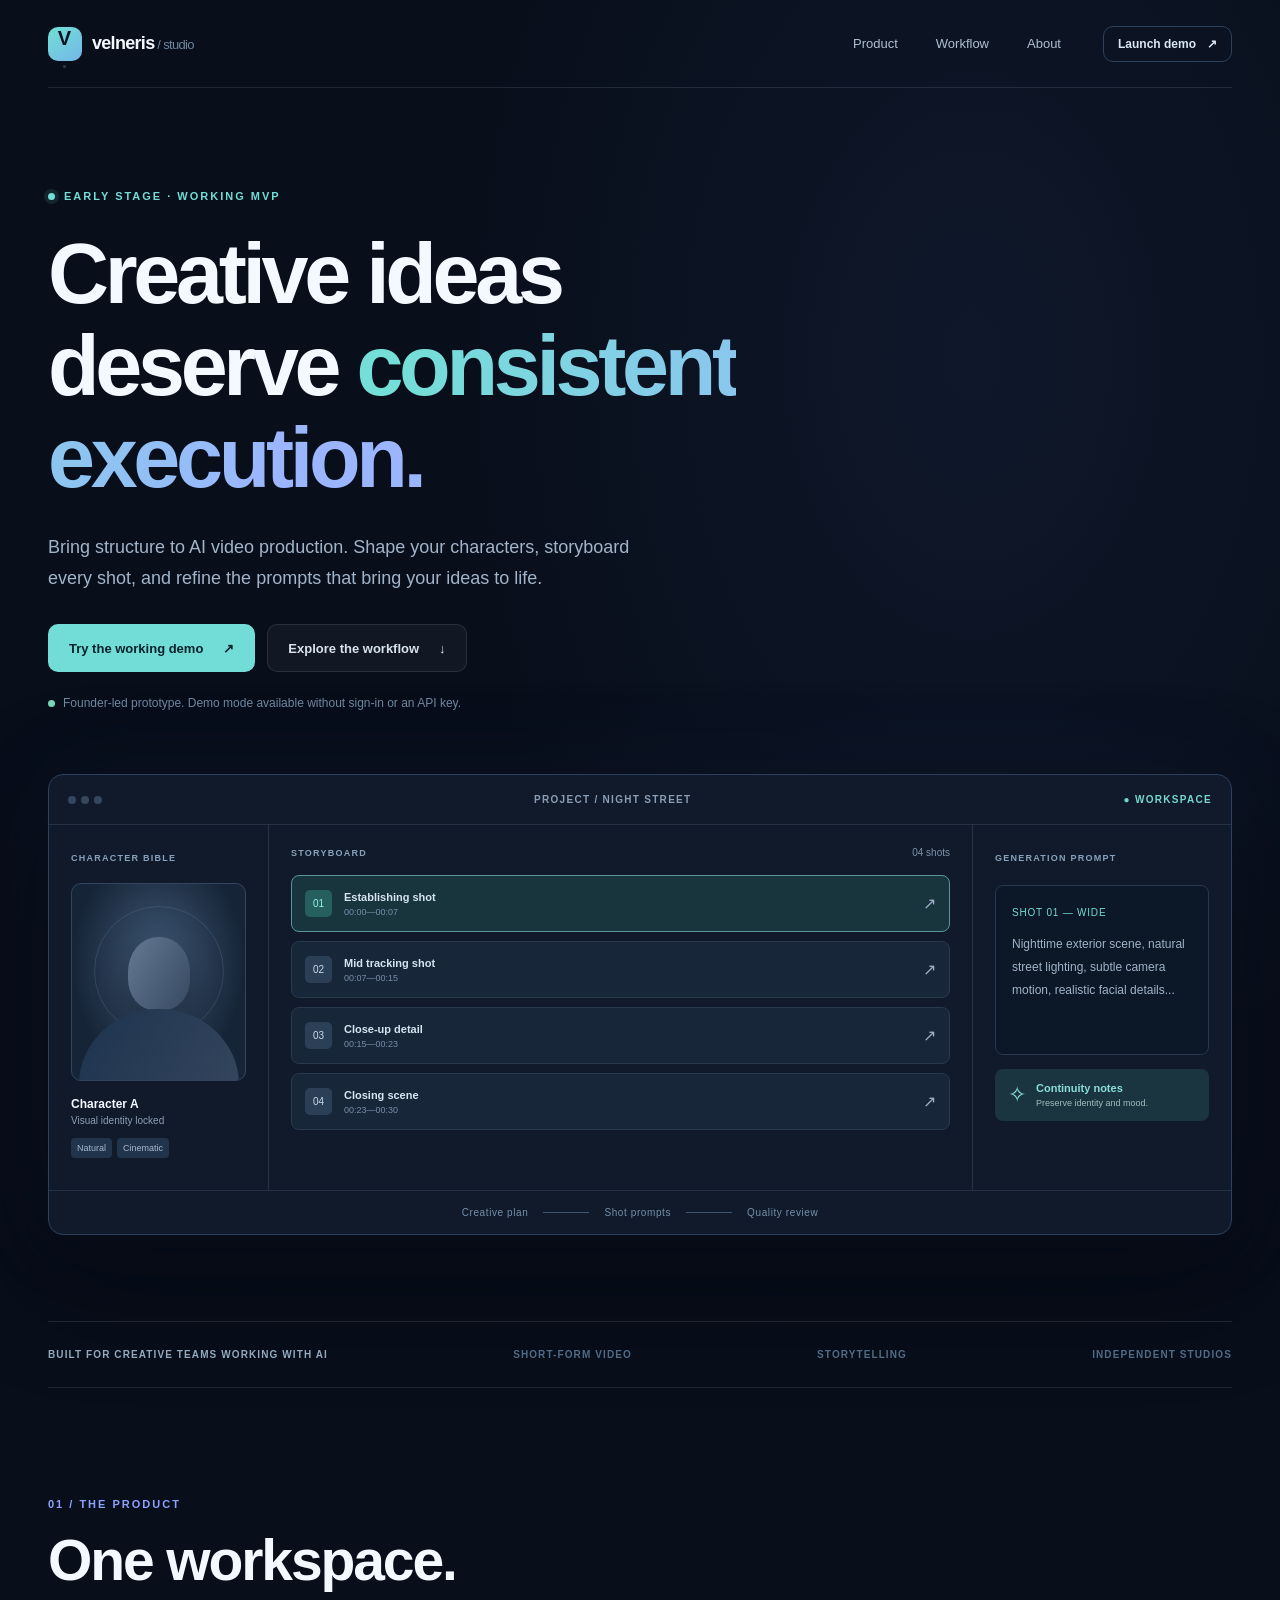
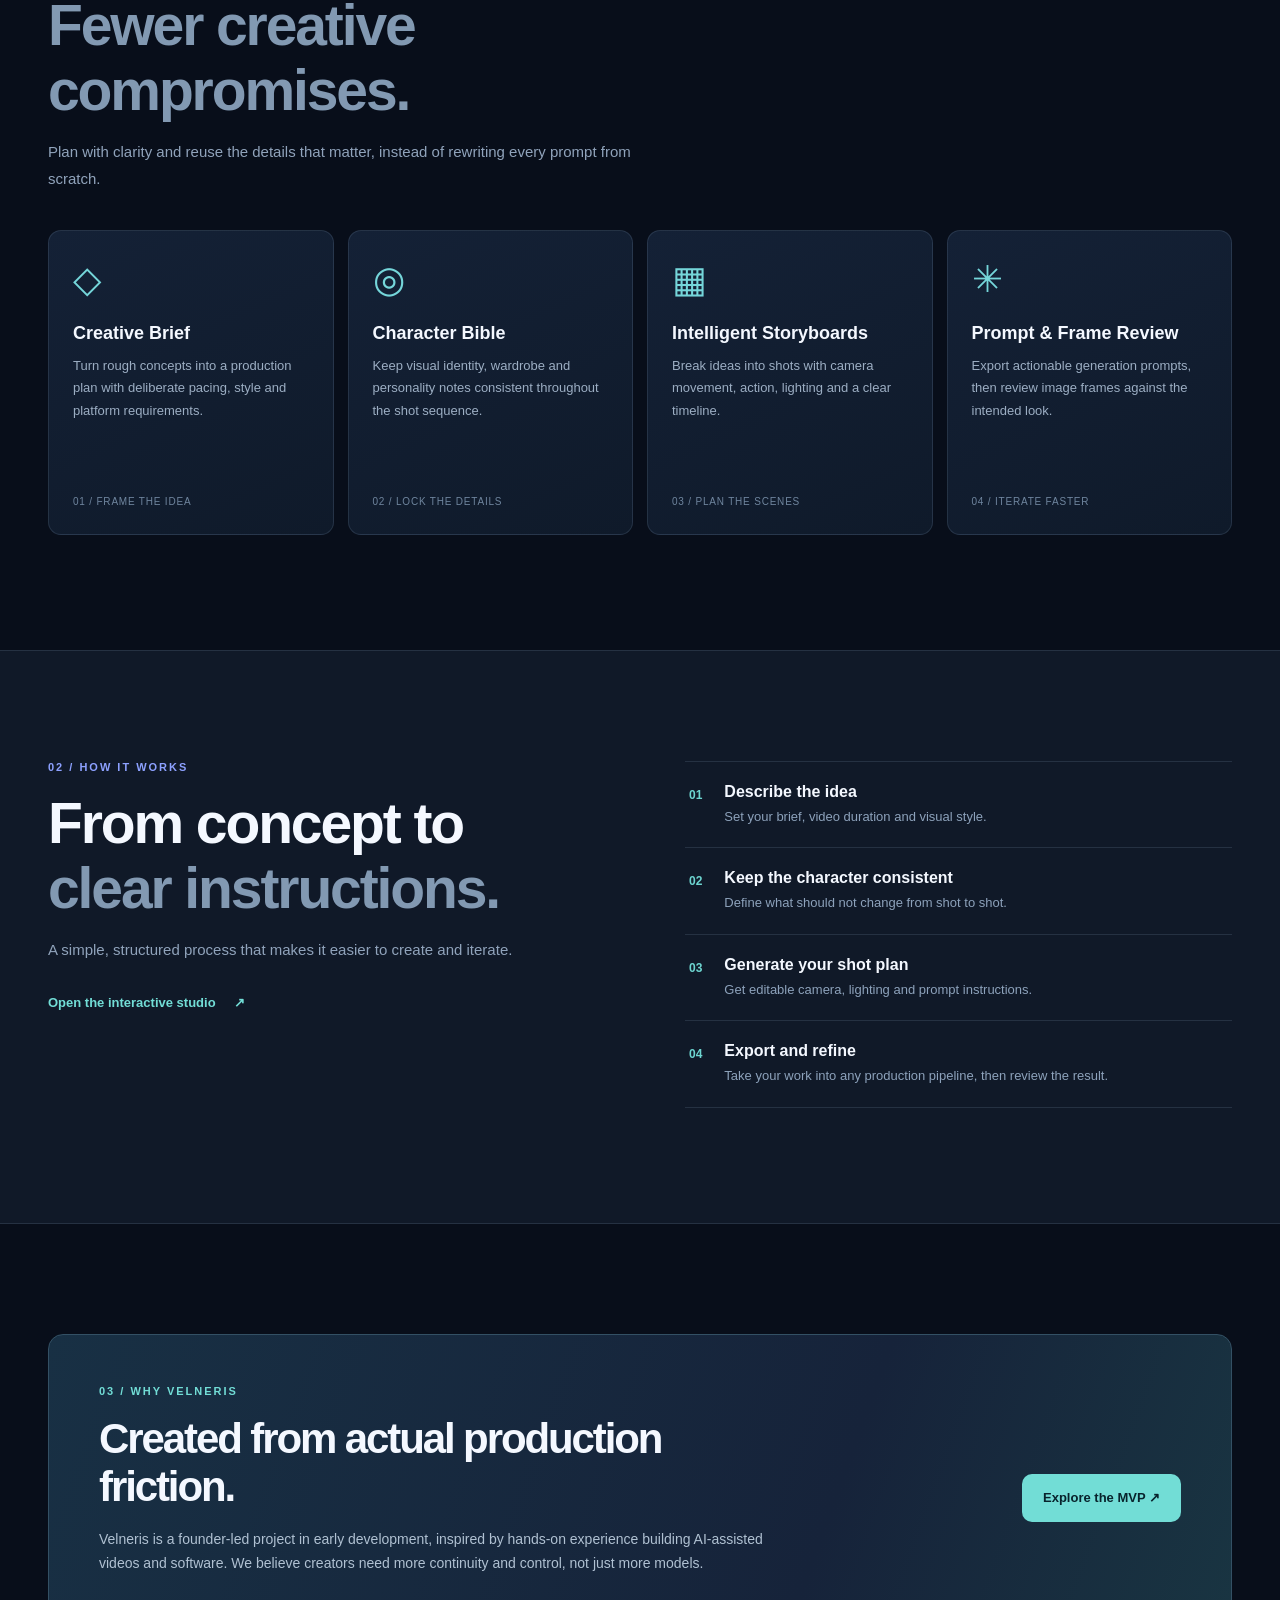
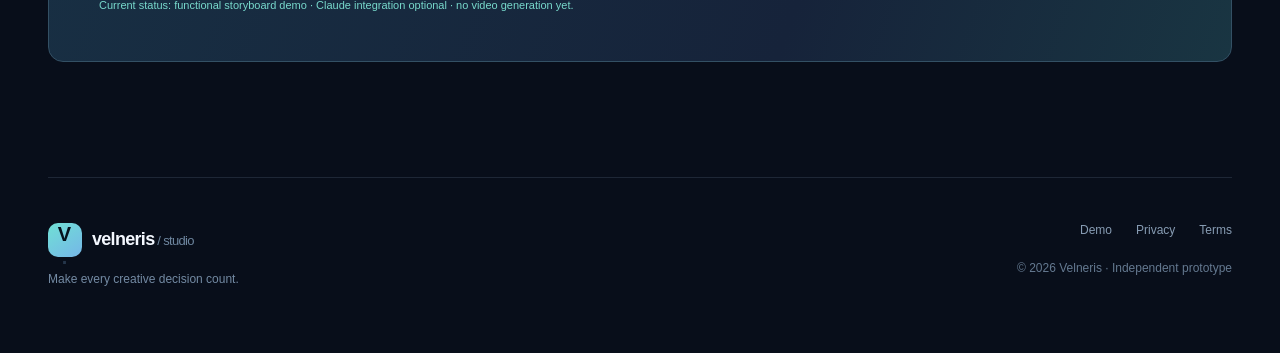
<file: index.html>
<!doctype html>
<html lang="en"><head><meta charset="utf-8"><meta name="viewport" content="width=device-width, initial-scale=1"><meta name="description" content="Velneris Studio is an early-stage creative production workspace for AI video creators. Build character bibles, shot plans and repeatable workflows."><title>Velneris — Creative ideas deserve consistent execution.</title><link rel="stylesheet" href="/styles.css"><link rel="icon" type="image/svg+xml" href="/favicon.svg"></head>
<body>
  <div class="site-shell">
    <header class="site-header container">
      <a href="/" class="brand" aria-label="Velneris home"><span class="brand-mark">V<span class="brand-dot">.</span></span><span>velneris<span class="brand-suffix"> / studio</span></span></a>
      <nav aria-label="Main menu"><a href="#product">Product</a><a href="#workflow">Workflow</a><a href="#about">About</a></nav>
      <a class="btn btn-outline btn-small" href="/studio">Launch demo <span aria-hidden="true">↗</span></a>
    </header>
    <main>
      <section class="hero container">
        <div class="hero-copy">
          <div class="eyebrow"><span class="pulse"></span> EARLY STAGE · WORKING MVP</div>
          <h1>Creative ideas deserve <span class="gradient-type">consistent execution.</span></h1>
          <p>Bring structure to AI video production. Shape your characters, storyboard every shot, and refine the prompts that bring your ideas to life.</p>
          <div class="hero-ctas"><a class="btn btn-primary" href="/studio">Try the working demo <span>↗</span></a><a class="btn btn-secondary" href="#workflow">Explore the workflow <span>↓</span></a></div>
          <div class="hero-footnote"><span class="status-pin"></span> Founder-led prototype. Demo mode available without sign-in or an API key.</div>
        </div>
        <div class="hero-preview" aria-label="Conceptual project workspace illustration">
          <div class="preview-top"><span class="window-dots"><i></i><i></i><i></i></span><span>PROJECT / NIGHT STREET</span><span class="preview-active">● WORKSPACE</span></div>
          <div class="preview-inner">
            <div class="preview-left"><span class="mini-kicker">CHARACTER BIBLE</span><div class="portrait-art"><div class="art-halo"></div><div class="art-head"></div><div class="art-body"></div></div><strong>Character A</strong><small>Visual identity locked</small><div class="mini-pills"><span>Natural</span><span>Cinematic</span></div></div>
            <div class="preview-center"><div class="preview-section-head"><span class="mini-kicker">STORYBOARD</span><span>04 shots</span></div><div class="shot-mini active"><span class="shot-mini-num">01</span><div><strong>Establishing shot</strong><small>00:00—00:07</small></div><span>↗</span></div><div class="shot-mini"><span class="shot-mini-num">02</span><div><strong>Mid tracking shot</strong><small>00:07—00:15</small></div><span>↗</span></div><div class="shot-mini"><span class="shot-mini-num">03</span><div><strong>Close-up detail</strong><small>00:15—00:23</small></div><span>↗</span></div><div class="shot-mini"><span class="shot-mini-num">04</span><div><strong>Closing scene</strong><small>00:23—00:30</small></div><span>↗</span></div></div>
            <div class="preview-right"><span class="mini-kicker">GENERATION PROMPT</span><div class="fake-code"><span>SHOT 01 — WIDE</span><p>Nighttime exterior scene, natural street lighting, subtle camera motion, realistic facial details...</p></div><div class="review-note"><span>✧</span><div><strong>Continuity notes</strong><small>Preserve identity and mood.</small></div></div></div>
          </div><div class="preview-footer"><span>Creative plan</span><span class="preview-footer-line"></span><span>Shot prompts</span><span class="preview-footer-line"></span><span>Quality review</span></div>
        </div>
      </section>
      <section class="trust-line container"><span>BUILT FOR CREATIVE TEAMS WORKING WITH AI</span><span>SHORT-FORM VIDEO</span><span>STORYTELLING</span><span>INDEPENDENT STUDIOS</span></section>
      <section id="product" class="section container"><div class="section-intro"><div class="eyebrow muted">01 / THE PRODUCT</div><h2>One workspace.<br><span class="soft">Fewer creative compromises.</span></h2><p>Plan with clarity and reuse the details that matter, instead of rewriting every prompt from scratch.</p></div>
        <div class="feature-grid"><article class="feature"><div class="feature-icon">◇</div><h3>Creative Brief</h3><p>Turn rough concepts into a production plan with deliberate pacing, style and platform requirements.</p><span>01 / FRAME THE IDEA</span></article><article class="feature"><div class="feature-icon">◎</div><h3>Character Bible</h3><p>Keep visual identity, wardrobe and personality notes consistent throughout the shot sequence.</p><span>02 / LOCK THE DETAILS</span></article><article class="feature"><div class="feature-icon">▦</div><h3>Intelligent Storyboards</h3><p>Break ideas into shots with camera movement, action, lighting and a clear timeline.</p><span>03 / PLAN THE SCENES</span></article><article class="feature"><div class="feature-icon">✳</div><h3>Prompt & Frame Review</h3><p>Export actionable generation prompts, then review image frames against the intended look.</p><span>04 / ITERATE FASTER</span></article></div>
      </section>
      <section id="workflow" class="section section-alt"><div class="container workflow-layout"><div><div class="eyebrow muted">02 / HOW IT WORKS</div><h2>From concept to <span class="soft">clear instructions.</span></h2><p class="workflow-subhead">A simple, structured process that makes it easier to create and iterate.</p><a href="/studio" class="text-link">Open the interactive studio <span>↗</span></a></div><div class="workflow-steps"><div class="workflow-step"><b>01</b><div><h3>Describe the idea</h3><p>Set your brief, video duration and visual style.</p></div></div><div class="workflow-step"><b>02</b><div><h3>Keep the character consistent</h3><p>Define what should not change from shot to shot.</p></div></div><div class="workflow-step"><b>03</b><div><h3>Generate your shot plan</h3><p>Get editable camera, lighting and prompt instructions.</p></div></div><div class="workflow-step"><b>04</b><div><h3>Export and refine</h3><p>Take your work into any production pipeline, then review the result.</p></div></div></div></div></section>
      <section id="about" class="section container"><div class="about-band"><div><div class="eyebrow">03 / WHY VELNERIS</div><h2>Created from actual production friction.</h2><p>Velneris is a founder-led project in early development, inspired by hands-on experience building AI-assisted videos and software. We believe creators need more continuity and control, not just more models.</p><div class="honesty-line">Current status: functional storyboard demo · Claude integration optional · no video generation yet.</div></div><a class="btn btn-primary" href="/studio">Explore the MVP ↗</a></div></section>
    </main>
    <footer class="site-footer container"><div class="footer-left"><div class="brand"><span class="brand-mark">V<span class="brand-dot">.</span></span><span>velneris<span class="brand-suffix"> / studio</span></span></div><p>Make every creative decision count.</p></div><div class="footer-right"><a href="/studio">Demo</a><a href="/privacy">Privacy</a><a href="/terms">Terms</a><span>© 2026 Velneris · Independent prototype</span></div></footer>
  </div>
</body></html>
</file>
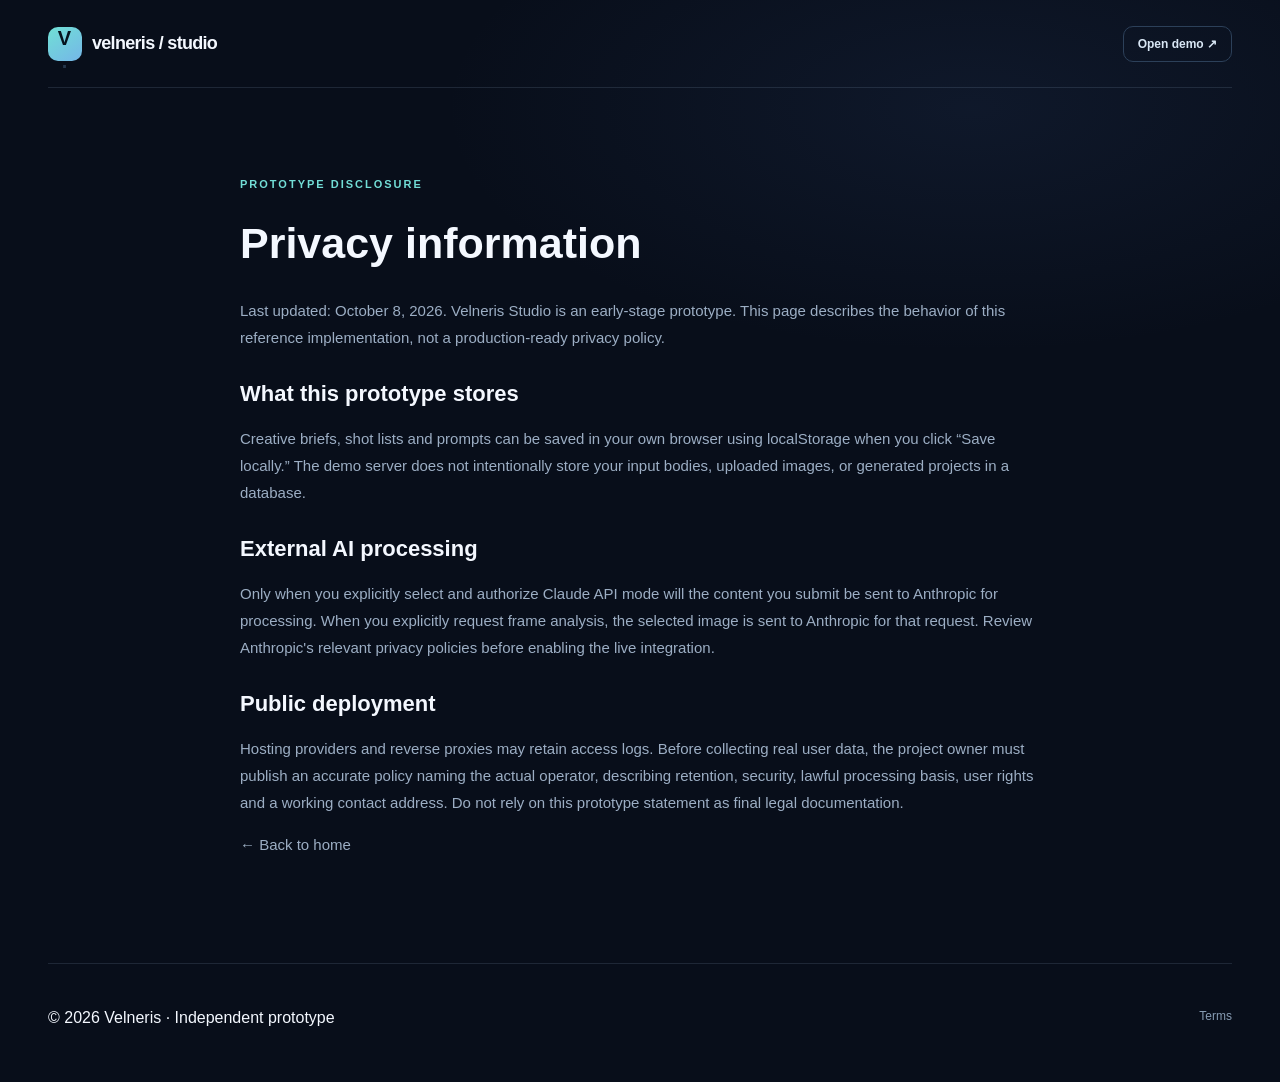
<file: privacy.html>
<!doctype html><html lang="en"><head><meta charset="utf-8"><meta name="viewport" content="width=device-width,initial-scale=1"><title>Privacy — Velneris Studio</title><link rel="stylesheet" href="/styles.css"></head><body><header class="site-header container"><a href="/" class="brand"><span class="brand-mark">V<span class="brand-dot">.</span></span><span>velneris / studio</span></a><a href="/studio" class="btn btn-outline btn-small">Open demo ↗</a></header><main class="simple-page container"><div class="eyebrow">PROTOTYPE DISCLOSURE</div><h1>Privacy information</h1><p>Last updated: October 8, 2026. Velneris Studio is an early-stage prototype. This page describes the behavior of this reference implementation, not a production-ready privacy policy.</p><h2>What this prototype stores</h2><p>Creative briefs, shot lists and prompts can be saved in your own browser using localStorage when you click “Save locally.” The demo server does not intentionally store your input bodies, uploaded images, or generated projects in a database.</p><h2>External AI processing</h2><p>Only when you explicitly select and authorize Claude API mode will the content you submit be sent to Anthropic for processing. When you explicitly request frame analysis, the selected image is sent to Anthropic for that request. Review Anthropic's relevant privacy policies before enabling the live integration.</p><h2>Public deployment</h2><p>Hosting providers and reverse proxies may retain access logs. Before collecting real user data, the project owner must publish an accurate policy naming the actual operator, describing retention, security, lawful processing basis, user rights and a working contact address. Do not rely on this prototype statement as final legal documentation.</p><p><a href="/">← Back to home</a></p></main><footer class="site-footer container"><span>© 2026 Velneris · Independent prototype</span><div class="footer-right"><a href="/terms">Terms</a></div></footer></body></html>
</file>
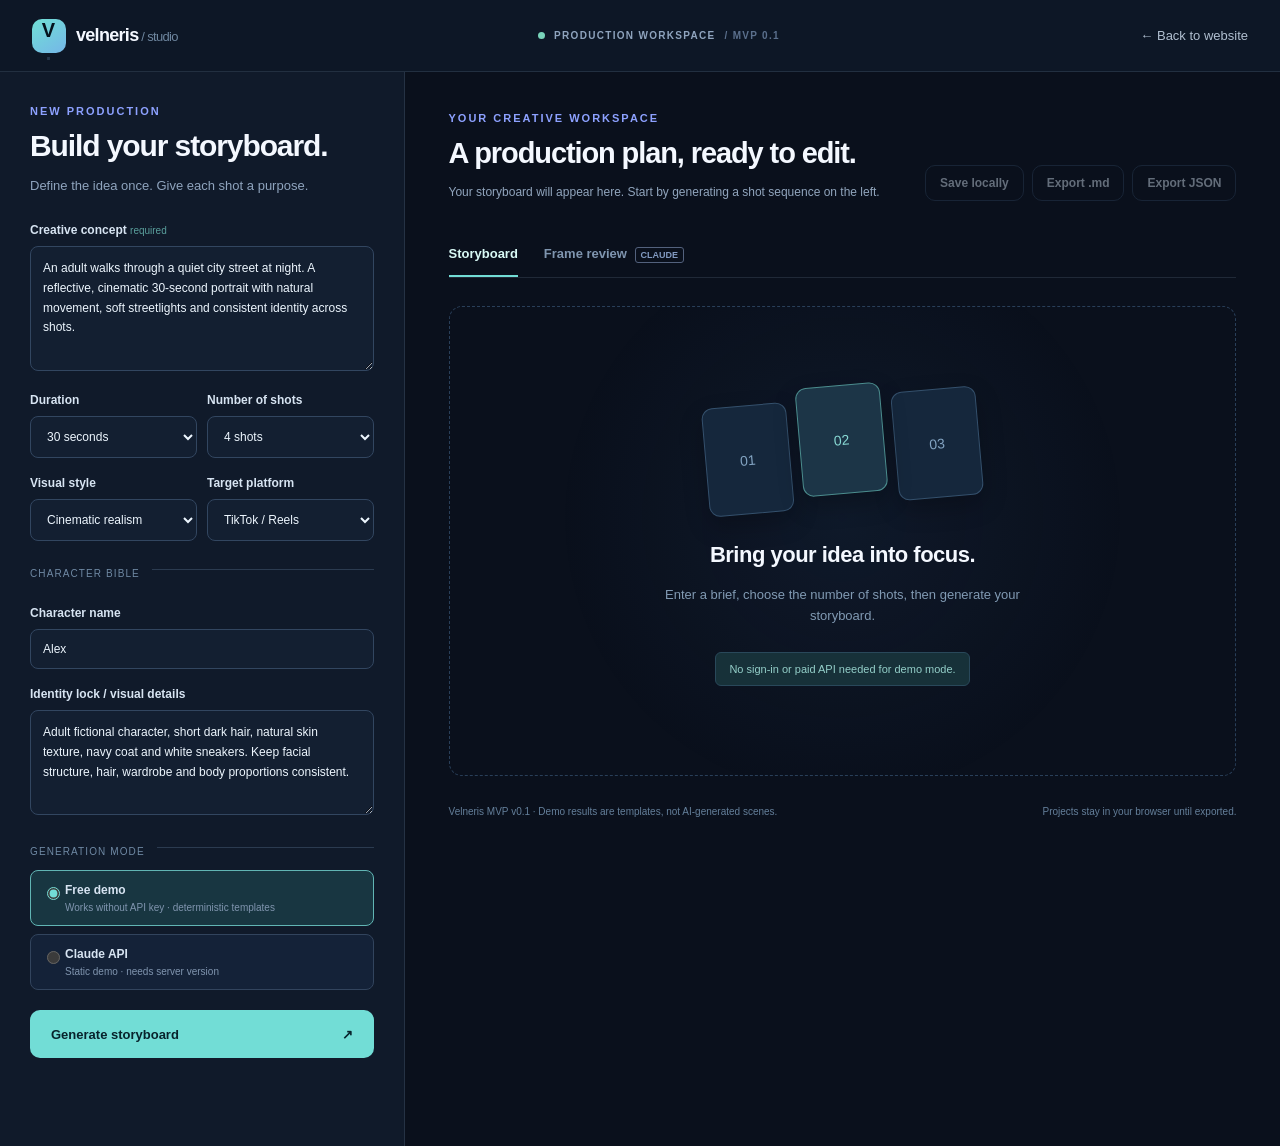
<file: studio.html>
<!doctype html><html lang="en"><head><meta charset="utf-8"><meta name="viewport" content="width=device-width, initial-scale=1"><meta name="description" content="Build a storyboard and character consistency workflow with Velneris Studio."><title>Workspace — Velneris Studio</title><link rel="stylesheet" href="/styles.css"><link rel="icon" type="image/svg+xml" href="/favicon.svg"></head>
<body class="studio-body"><div class="studio-shell">
  <header class="studio-header"><a href="/" class="brand"><span class="brand-mark">V<span class="brand-dot">.</span></span><span>velneris<span class="brand-suffix"> / studio</span></span></a><div class="studio-header-mid"><span class="tiny-dot"></span> PRODUCTION WORKSPACE <span class="muted-short">/ MVP 0.1</span></div><a href="/" class="subtle-link">← Back to website</a></header>
  <main class="studio-main"><aside class="config-panel"><div class="panel-top"><span class="eyebrow muted">NEW PRODUCTION</span><h1>Build your storyboard.</h1><p>Define the idea once. Give each shot a purpose.</p></div>
    <form id="storyboard-form"><label for="brief">Creative concept <em>required</em></label><textarea id="brief" name="brief" rows="5" maxlength="1200" required placeholder="A quiet, cinematic portrait of an adult walking beneath city streetlights at night. Natural movement, no dialogue...">An adult walks through a quiet city street at night. A reflective, cinematic 30-second portrait with natural movement, soft streetlights and consistent identity across shots.</textarea>
      <div class="two-inputs"><div><label for="duration">Duration</label><select id="duration" name="duration"><option value="15">15 seconds</option><option value="30" selected>30 seconds</option><option value="60">60 seconds</option></select></div><div><label for="shotCount">Number of shots</label><select id="shotCount" name="shotCount"><option value="3">3 shots</option><option value="4" selected>4 shots</option><option value="5">5 shots</option><option value="6">6 shots</option><option value="7">7 shots</option><option value="8">8 shots</option></select></div></div>
      <div class="two-inputs"><div><label for="style">Visual style</label><select id="style" name="style"><option>Cinematic realism</option><option>Documentary</option><option>Stylized editorial</option><option>Soft lifestyle</option><option>Suspense / thriller</option></select></div><div><label for="platform">Target platform</label><select id="platform" name="platform"><option>TikTok / Reels</option><option>YouTube Shorts</option><option>Short drama</option><option>Brand film</option></select></div></div>
      <div class="form-divider"><span>CHARACTER BIBLE</span></div><label for="characterName">Character name</label><input type="text" id="characterName" name="characterName" maxlength="70" value="Alex" placeholder="e.g. Alex"><label for="characterDescription">Identity lock / visual details</label><textarea id="characterDescription" name="characterDescription" rows="4" maxlength="600" placeholder="Adult character, hairstyle, outfit, identifying visual details, posture...">Adult fictional character, short dark hair, natural skin texture, navy coat and white sneakers. Keep facial structure, hair, wardrobe and body proportions consistent.</textarea>
      <div class="form-divider"><span>GENERATION MODE</span></div><div class="mode-choice" role="group" aria-label="Generation mode"><label class="mode-item selected" id="label-demo"><input type="radio" name="mode" value="demo" checked> Free demo <small>Works without API key · deterministic templates</small></label><label class="mode-item" id="label-claude"><input type="radio" name="mode" value="claude"> Claude API <small id="claude-availability">Checking server setup…</small></label></div>
      <div id="access-wrap" class="access-wrap hidden"><label for="access-code">Private studio access code</label><input type="password" id="access-code" autocomplete="off" placeholder="Enter access code"><p class="fineprint">Only used to authorize your private Claude API requests. Never put your API key here.</p></div>
      <button class="btn btn-primary btn-full" id="generate-btn" type="submit"><span id="generate-label">Generate storyboard</span><span>↗</span></button><p id="form-feedback" class="feedback" aria-live="polite"></p>
    </form>
  </aside>
  <section class="output-panel"><div class="output-top"><div><span class="eyebrow muted">YOUR CREATIVE WORKSPACE</span><h2 id="project-heading">A production plan, ready to edit.</h2><p id="project-summary">Your storyboard will appear here. Start by generating a shot sequence on the left.</p></div><div class="output-actions"><button class="btn btn-outline btn-small" id="save-btn" type="button" disabled>Save locally</button><button class="btn btn-outline btn-small" id="markdown-btn" type="button" disabled>Export .md</button><button class="btn btn-outline btn-small" id="json-btn" type="button" disabled>Export JSON</button></div></div>
    <div class="tabs" role="tablist"><button type="button" class="tab active" data-tab="storyboard" role="tab" aria-selected="true">Storyboard</button><button type="button" class="tab" data-tab="review" role="tab" aria-selected="false">Frame review <span class="beta-tag">CLAUDE</span></button></div>
    <div class="tab-panel" id="storyboard-tab"><div id="empty-state" class="empty-state"><div class="empty-graphic"><span>01</span><span>02</span><span>03</span></div><h3>Bring your idea into focus.</h3><p>Enter a brief, choose the number of shots, then generate your storyboard.</p><div class="empty-suggestion">No sign-in or paid API needed for demo mode.</div></div><div id="shot-results" class="shot-results hidden"></div></div>
    <div class="tab-panel hidden" id="review-tab"><div class="review-shell"><div class="review-heading"><span class="eyebrow muted">VISUAL CONTINUITY</span><h3>Frame quality review</h3><p>Upload a frame you own or have permission to analyze. Manual checks work offline; automated vision feedback requires your privately configured Claude API.</p></div><div class="review-columns"><div><label class="review-shot-label" for="review-shot">Match frame to shot</label><select id="review-shot" aria-label="Review against a storyboard shot"><option value="0">First shot (generate a storyboard to choose)</option></select><label for="frame-upload" class="upload-zone"><span class="upload-icon">＋</span><strong>Choose a frame</strong><small>PNG, JPEG or WebP · up to ~2.5 MB</small><input id="frame-upload" type="file" accept="image/png,image/jpeg,image/webp"></label><img id="frame-preview" class="frame-preview hidden" alt="Uploaded frame preview"><button type="button" id="review-btn" class="btn btn-primary btn-full review-cta">Analyze with Claude <span>✧</span></button><p class="fineprint">Images are sent to Anthropic only when you explicitly request AI analysis. This app does not save the image on its server.</p></div><div><h4>Manual continuity checklist</h4><label class="checkline"><input type="checkbox"> Character face and identity remain consistent</label><label class="checkline"><input type="checkbox"> Wardrobe and props match the scene</label><label class="checkline"><input type="checkbox"> Lighting and background follow the plan</label><label class="checkline"><input type="checkbox"> Camera framing matches the requested shot</label><label class="checkline"><input type="checkbox"> No unexpected text or graphic artifacts</label><div id="review-result" class="review-result"><p class="fineprint">Automated feedback will appear here after a Claude-powered review. These manual checks are yours to complete, not AI assessments.</p></div></div></div></div></div>
    <div class="output-footer"><span>Velneris MVP v0.1 · Demo results are templates, not AI-generated scenes.</span><span id="save-indicator">Projects stay in your browser until exported.</span></div>
  </section></main>
</div><script type="module" src="/studio.js"></script></body></html>
</file>
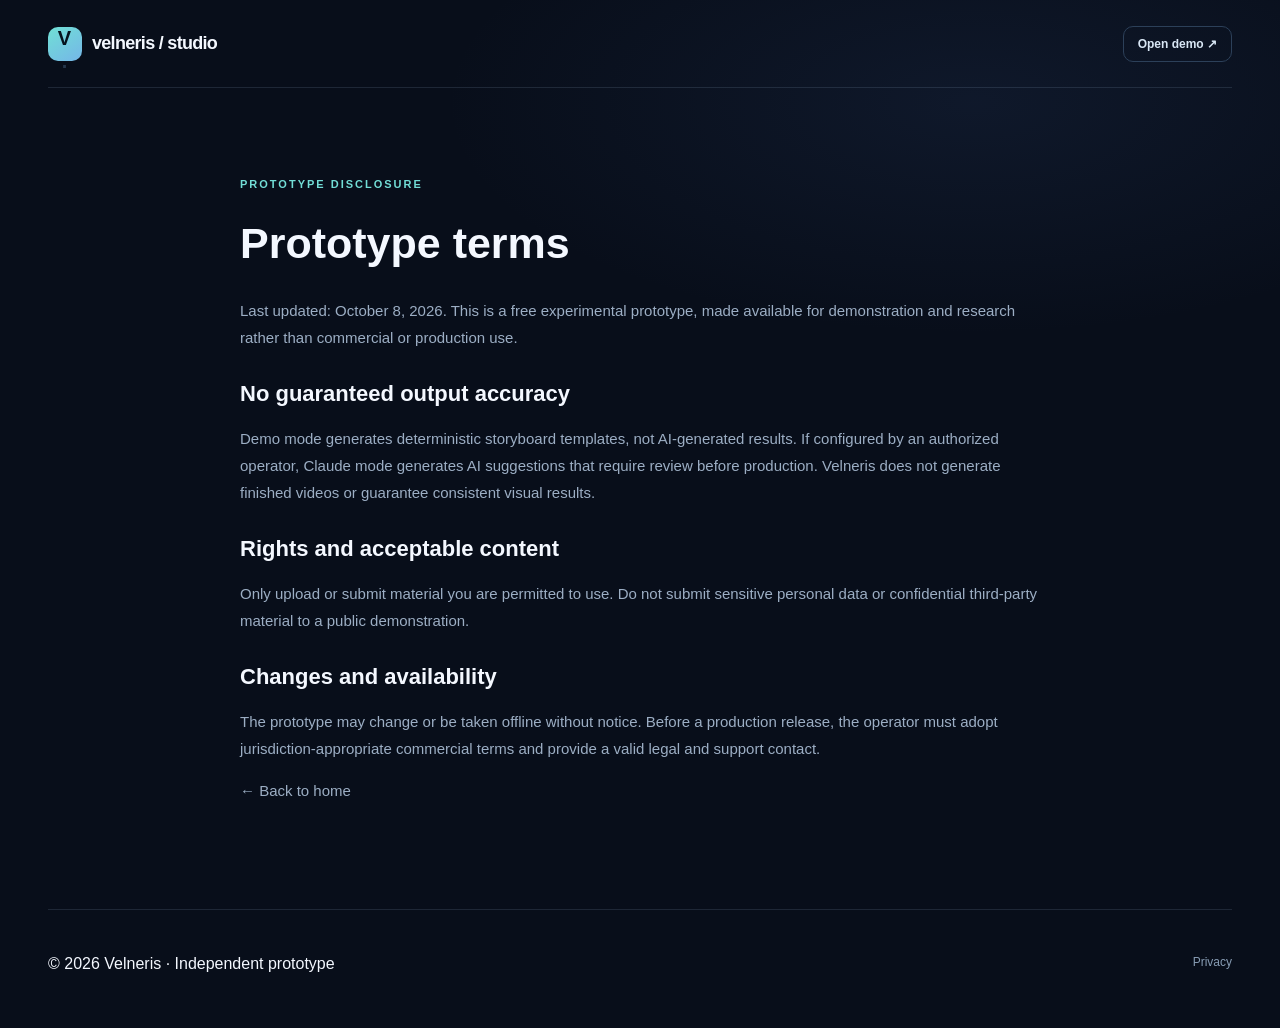
<file: terms.html>
<!doctype html><html lang="en"><head><meta charset="utf-8"><meta name="viewport" content="width=device-width,initial-scale=1"><title>Terms — Velneris Studio</title><link rel="stylesheet" href="/styles.css"></head><body><header class="site-header container"><a href="/" class="brand"><span class="brand-mark">V<span class="brand-dot">.</span></span><span>velneris / studio</span></a><a href="/studio" class="btn btn-outline btn-small">Open demo ↗</a></header><main class="simple-page container"><div class="eyebrow">PROTOTYPE DISCLOSURE</div><h1>Prototype terms</h1><p>Last updated: October 8, 2026. This is a free experimental prototype, made available for demonstration and research rather than commercial or production use.</p><h2>No guaranteed output accuracy</h2><p>Demo mode generates deterministic storyboard templates, not AI-generated results. If configured by an authorized operator, Claude mode generates AI suggestions that require review before production. Velneris does not generate finished videos or guarantee consistent visual results.</p><h2>Rights and acceptable content</h2><p>Only upload or submit material you are permitted to use. Do not submit sensitive personal data or confidential third-party material to a public demonstration.</p><h2>Changes and availability</h2><p>The prototype may change or be taken offline without notice. Before a production release, the operator must adopt jurisdiction-appropriate commercial terms and provide a valid legal and support contact.</p><p><a href="/">← Back to home</a></p></main><footer class="site-footer container"><span>© 2026 Velneris · Independent prototype</span><div class="footer-right"><a href="/privacy">Privacy</a></div></footer></body></html>
</file>
<file: styles.css>
:root{color-scheme:dark;--bg:#080e1a;--bg2:#0c1524;--panel:#101b2b;--card:#172438;--card2:#1c2c43;--stroke:rgba(179,204,235,.13);--txt:#f4f8ff;--sub:#91a5bc;--teal:#72ddd6;--blue:#8da1ff;--muted:#657e9a;font-family:Inter,ui-sans-serif,-apple-system,BlinkMacSystemFont,"Segoe UI",sans-serif;scroll-behavior:smooth}
*{box-sizing:border-box}html,body{margin:0;min-height:100%;background:var(--bg);color:var(--txt)}body{background-image:radial-gradient(ellipse 55% 30% at 76% 10%,rgba(55,83,137,.15),transparent 75%)}a{color:inherit;text-decoration:none}button,input,select,textarea{font:inherit}button{cursor:pointer}button:disabled{opacity:.43;cursor:not-allowed}.container{width:min(1184px,calc(100% - 64px));margin:0 auto}.site-header{height:88px;display:flex;align-items:center;justify-content:space-between;border-bottom:1px solid var(--stroke)}.site-header nav{display:flex;gap:38px;margin-left:auto;margin-right:42px}.site-header nav a,.subtle-link{font-size:13px;color:#b0bfd0;transition:color .15s}.site-header nav a:hover,.subtle-link:hover{color:var(--teal)}.brand{display:inline-flex;align-items:center;gap:10px;font-size:18px;font-weight:720;letter-spacing:-.7px;white-space:nowrap}.brand-mark{width:34px;height:34px;display:grid;place-items:center;background:linear-gradient(145deg,#70e0d5,#75b6e8);border-radius:10px;color:#05131d;font-size:20px;letter-spacing:-3px;padding-right:4px}.brand-dot{color:#25364b}.brand-suffix{color:#6e869f;font-size:13px;font-weight:450}.btn{display:inline-flex;justify-content:center;align-items:center;gap:20px;border:1px solid transparent;border-radius:10px;min-height:48px;padding:0 20px;white-space:nowrap;font-weight:650;font-size:13px;transition:transform .18s,background .18s,color .18s}.btn:hover:not(:disabled){transform:translateY(-1px)}.btn-primary{color:#08232c;background:var(--teal)}.btn-primary:hover{background:#9aece7}.btn-outline{color:#d9e7f5;background:transparent;border-color:#2c4059}.btn-outline:hover{background:#17263b}.btn-secondary{color:#d8e3f0;background:rgba(255,255,255,.045);border-color:var(--stroke)}.btn-small{min-height:36px;padding:0 14px;gap:11px;font-size:12px}.eyebrow{font-size:11px;font-weight:760;letter-spacing:2px;color:var(--teal);display:flex;gap:9px;align-items:center}.eyebrow.muted{color:var(--blue)}.pulse{width:7px;height:7px;background:var(--teal);border-radius:99px;box-shadow:0 0 0 4px rgba(114,221,214,.11)}.hero{padding:102px 0 86px}.hero-copy{max-width:790px}.hero h1{font-size:clamp(44px,6.6vw,89px);line-height:1.09;letter-spacing:-4.3px;margin:26px 0 28px;font-weight:760}.gradient-type{background:linear-gradient(97deg,#73dfd6 6%,#9cb5ff 82%);-webkit-background-clip:text;background-clip:text;color:transparent}.hero-copy>p{color:#a2b4c9;font-size:18px;max-width:630px;line-height:1.73;margin:0 0 30px}.hero-ctas{display:flex;gap:12px;flex-wrap:wrap}.hero-footnote{font-size:12px;color:#70869f;margin-top:24px;display:flex;gap:8px;align-items:center}.status-pin,.tiny-dot{width:7px;height:7px;background:#78d4ba;display:inline-block;border-radius:99px}.hero-preview{border:1px solid #2c405c;border-radius:15px;margin-top:64px;background:#101a2b;box-shadow:0 40px 120px rgba(0,0,0,.4),0 0 100px rgba(70,103,179,.08);overflow:hidden}.preview-top{height:50px;display:flex;align-items:center;justify-content:space-between;padding:0 19px;border-bottom:1px solid var(--stroke);color:#8a9cb6;font-size:10px;font-weight:700;letter-spacing:1.3px}.window-dots{display:flex;gap:5px}.window-dots i{height:8px;width:8px;background:#34475e;border-radius:50%}.preview-active{color:#76d7d0}.preview-inner{display:grid;grid-template-columns:220px 1fr 258px;min-height:365px}.preview-inner>div{padding:22px}.preview-left,.preview-center{border-right:1px solid var(--stroke)}.mini-kicker{font-size:9px;letter-spacing:1.25px;font-weight:750;color:#88a1bc}.portrait-art{height:198px;overflow:hidden;position:relative;border:1px solid #34445f;border-radius:10px;margin:18px 0 16px;background:radial-gradient(ellipse at 50% 40%,#405a77,#162437 70%)}.art-halo{position:absolute;width:130px;height:130px;left:50%;top:22px;transform:translateX(-50%);border:1px solid rgba(136,171,198,.18);border-radius:50%}.art-head{position:absolute;width:62px;height:73px;left:50%;top:53px;transform:translateX(-50%);background:linear-gradient(120deg,#657993,#364961);border-radius:48% 48% 42% 42%;box-shadow:0 15px 35px rgba(0,0,0,.3)}.art-body{position:absolute;bottom:-80px;width:160px;height:151px;left:50%;transform:translateX(-50%);border-radius:55% 55% 0 0;background:linear-gradient(120deg,#1d334e,#394960)}.preview-left>strong,.preview-left>small{display:block}.preview-left strong{font-size:12px}.preview-left small{font-size:10px;color:#8b9fb7;margin:4px 0 12px}.mini-pills{display:flex;gap:5px}.mini-pills span{font-size:9px;color:#a2bbd0;padding:5px 6px;border-radius:4px;background:#22344b}.preview-section-head{display:flex;justify-content:space-between;align-items:center;color:#7e93ad;font-size:10px;margin-bottom:17px}.shot-mini{border:1px solid #29394e;background:#18263a;border-radius:8px;padding:14px 13px;display:flex;align-items:center;gap:12px;margin-bottom:9px;color:#9daec5}.shot-mini.active{border-color:#5a9499;background:#18353e}.shot-mini-num{width:27px;height:27px;border-radius:5px;background:#2b4056;color:#c7d8e9;display:grid;place-items:center;font-size:10px}.shot-mini.active .shot-mini-num{background:#26605e;color:#95f2e9}.shot-mini strong,.shot-mini small{display:block}.shot-mini strong{font-size:11px;color:#d7e4f1;font-weight:650}.shot-mini small{font-size:9px;margin-top:4px;color:#788da7}.shot-mini>span:last-child{margin-left:auto}.fake-code{margin-top:20px;background:#0c1727;border:1px solid #263950;border-radius:8px;padding:16px;min-height:170px}.fake-code>span{color:#71dcd4;font-size:10px;letter-spacing:.8px}.fake-code p{font-size:12px;line-height:1.9;color:#a1b3c9;margin:13px 0}.review-note{margin-top:14px;display:flex;gap:10px;align-items:center;border-radius:8px;padding:13px;background:#1a3540;color:#8bded7}.review-note>span{font-size:22px}.review-note strong,.review-note small{display:block}.review-note strong{font-size:11px}.review-note small{font-size:9px;color:#a4bbb9;margin-top:4px}.preview-footer{height:44px;display:flex;align-items:center;justify-content:center;gap:15px;border-top:1px solid var(--stroke);font-size:10px;color:#7590ac;letter-spacing:.6px}.preview-footer-line{height:1px;width:46px;background:#405670}.trust-line{display:flex;align-items:center;justify-content:space-between;gap:28px;padding:27px 0;border-bottom:1px solid var(--stroke);border-top:1px solid var(--stroke);font-size:10px;letter-spacing:1.1px;font-weight:650;color:#526b86}.trust-line span:first-child{color:#94a9bd}.section{padding-top:110px;padding-bottom:115px}.section-intro{max-width:620px;margin-bottom:38px}.section h2{font-size:clamp(36px,4.6vw,57px);letter-spacing:-2.1px;line-height:1.14;margin:18px 0 16px}.soft{color:#8299b2}.section-intro p,.workflow-subhead{font-size:15px;line-height:1.75;color:#90a3bb}.feature-grid{display:grid;grid-template-columns:repeat(4,1fr);gap:14px}.feature{border:1px solid var(--stroke);border-radius:13px;background:linear-gradient(155deg,#142136,#0f1a2a);padding:27px 24px;display:flex;min-height:305px;flex-direction:column}.feature-icon{font-size:37px;font-weight:300;color:#75d6da;margin-bottom:22px}.feature h3{font-size:18px;margin:0 0 11px}.feature p{font-size:13px;color:#9caec3;line-height:1.72;margin:0}.feature>span{margin-top:auto;font-size:10px;color:#6f859e;letter-spacing:.8px;padding-top:24px}.section-alt{background:#101928;border-top:1px solid var(--stroke);border-bottom:1px solid var(--stroke)}.workflow-layout{display:grid;grid-template-columns:1fr 1fr;gap:90px;align-items:start}.workflow-layout h2{max-width:490px}.text-link{color:var(--teal);font-size:13px;font-weight:650;display:inline-flex;gap:18px;margin-top:17px}.workflow-steps{border-top:1px solid var(--stroke)}.workflow-step{display:flex;gap:22px;padding:21px 4px;border-bottom:1px solid var(--stroke)}.workflow-step>b{color:#6dd5d0;font-size:12px;padding-top:5px}.workflow-step h3{font-size:16px;margin:0 0 6px}.workflow-step p{font-size:13px;color:#8da2bb;line-height:1.5;margin:0}.about-band{padding:50px;border-radius:15px;display:flex;justify-content:space-between;align-items:center;gap:65px;background:linear-gradient(110deg,#183044,#16233a 65%,#193542);border:1px solid #335064}.about-band h2{max-width:580px;font-size:42px}.about-band p{max-width:680px;font-size:14px;line-height:1.75;color:#b0c1d2}.honesty-line{color:#78d9cc;font-size:11px;margin-top:23px}.site-footer{border-top:1px solid var(--stroke);padding:45px 0 55px;display:flex;justify-content:space-between;align-items:flex-start;gap:40px}.footer-left p{color:#738aa3;font-size:12px;margin-top:15px}.footer-right{display:flex;gap:24px;flex-wrap:wrap;align-items:center;justify-content:flex-end;max-width:480px;color:#879cb3;font-size:12px}.footer-right span{width:100%;text-align:right;color:#647990}
/* Studio */
.studio-body{background:#0a101c}.studio-shell{min-height:100vh}.studio-header{height:72px;border-bottom:1px solid var(--stroke);padding:0 32px;display:flex;align-items:center;justify-content:space-between;background:#0d1726}.studio-header-mid{color:#8fa4be;font-size:10px;letter-spacing:1.3px;display:flex;gap:9px;align-items:center;font-weight:750}.muted-short{color:#5b708d}.studio-main{display:grid;grid-template-columns:minmax(338px,405px) minmax(0,1fr);min-height:calc(100vh - 72px)}.config-panel{background:#101a2a;border-right:1px solid var(--stroke);padding:33px 30px 50px;align-self:stretch}.panel-top h1{font-size:30px;letter-spacing:-1.1px;line-height:1.12;margin:12px 0}.panel-top p{font-size:13px;color:#8fa4be;margin:0 0 27px;line-height:1.65}form label,.review-shell label:not(.upload-zone){display:block;color:#d7e4f2;font-size:12px;font-weight:650;margin:18px 0 9px}form label em{font-style:normal;font-size:10px;color:#5a9f9c;font-weight:500}form textarea,form input:not([type=radio]),form select{width:100%;border:1px solid #324660;background:#131f31;color:#edf6fe;border-radius:8px;padding:12px;font-size:12px;outline:none;transition:border-color .15s}form textarea{resize:vertical;line-height:1.65}form textarea:focus,form input:focus,form select:focus{border-color:#72d8d2}form textarea::placeholder,form input::placeholder{color:#637b97}.two-inputs{display:grid;grid-template-columns:1fr 1fr;gap:10px}.form-divider{margin:28px 0 4px;border-top:1px solid #2b3b50;position:relative}.form-divider span{position:relative;background:#101a2a;top:-7px;color:#6f89a4;font-size:10px;letter-spacing:1.1px;padding-right:12px}.mode-choice{display:grid;gap:8px}.mode-item{border:1px solid #32445d;background:#142238;padding:12px 12px 12px 34px;position:relative;border-radius:8px;font-size:12px;margin:0!important;cursor:pointer}.mode-item.selected{border-color:#61b5b4;background:#183641}.mode-item input{position:absolute;left:11px;top:13px;accent-color:#72ddd6}.mode-item small{display:block;color:#8095af;font-size:10px;margin-top:5px;font-weight:400}.access-wrap{margin:13px 0}.fineprint{font-size:11px;line-height:1.7;color:#8299af}.btn-full{width:100%;justify-content:space-between;margin-top:20px}.feedback{color:#d6b089;font-size:12px;line-height:1.6;min-height:14px}.feedback.success{color:#71d5ba}.output-panel{padding:40px clamp(20px,3.4vw,63px) 30px;max-width:1400px;width:100%}.output-top{display:flex;align-items:flex-end;justify-content:space-between;gap:20px}.output-top h2{font-size:29px;line-height:1.2;letter-spacing:-1.1px;margin:12px 0}.output-top p{color:#91a5bd;line-height:1.55;font-size:12px;margin:0;max-width:610px}.output-actions{display:flex;flex-wrap:wrap;gap:8px;justify-content:flex-end}.tabs{margin-top:31px;border-bottom:1px solid var(--stroke);display:flex;gap:26px}.tab{border:0;border-bottom:2px solid transparent;background:none;color:#7f95af;padding:14px 0;font-size:13px;font-weight:650}.tab.active{color:#d9faf6;border-color:#72ddd6}.beta-tag{font-size:9px;border:1px solid #53617d;padding:2px 5px;border-radius:3px;margin-left:4px;color:#829ac1}.empty-state{text-align:center;border:1px dashed #293f59;border-radius:13px;min-height:470px;display:flex;align-items:center;justify-content:center;flex-direction:column;margin-top:28px;padding:30px;background:radial-gradient(circle at 50% 45%,rgba(50,87,139,.13),transparent 60%)}.empty-graphic{display:flex;gap:10px;align-items:center;transform:rotate(-5deg)}.empty-graphic span{display:grid;place-items:center;width:85px;height:109px;background:#15273c;border:1px solid #34506c;border-radius:11px;color:#83a4c2;font-size:14px;box-shadow:0 10px 25px rgba(0,0,0,.23)}.empty-graphic span:nth-child(2){transform:translateY(-12px);background:#1c3547;border-color:#4b8d8e;color:#88d9d4}.empty-state h3{font-size:22px;letter-spacing:-.5px;margin:36px 0 3px}.empty-state p{max-width:420px;color:#819ab3;font-size:13px;line-height:1.65}.empty-suggestion{border:1px solid #29485a;background:#173139;border-radius:6px;padding:10px 13px;font-size:11px;color:#94cfc9;margin-top:12px}.hidden{display:none!important}.shot-results{padding-top:25px}.shot-toolbar{display:flex;justify-content:space-between;align-items:center;gap:20px;color:#9db0c5;font-size:12px;margin-bottom:16px}.shot-count{color:#76d7d0}.shot-grid{display:grid;grid-template-columns:repeat(2,minmax(0,1fr));gap:14px}.shot-card{background:#101e2f;border:1px solid #293d54;border-radius:11px;overflow:hidden}.shot-card-head{padding:17px 18px 13px;display:flex;gap:13px;align-items:center;border-bottom:1px solid #2b3b50}.shot-index{width:35px;height:35px;background:#1d4650;display:grid;place-items:center;border-radius:8px;color:#80e4dc;font-size:13px;font-weight:750}.shot-card-head strong,.shot-card-head small{display:block}.shot-card-head strong{font-size:13px}.shot-card-head small{color:#7b94ab;font-size:10px;margin-top:4px}.shot-card-body{padding:17px}.shot-label{font-size:10px;color:#7d97b1;letter-spacing:.6px;margin:12px 0 5px;text-transform:uppercase}.shot-card-body p{font-size:12px;line-height:1.6;color:#c6d4e5;margin:0}.shot-card-body textarea{width:100%;background:#0b1727;color:#d7e7f7;border:1px solid #304660;border-radius:7px;padding:11px;font-size:11px;line-height:1.65;resize:vertical;min-height:138px}.shot-card-footer{display:flex;justify-content:space-between;align-items:center;margin-top:12px}.shot-card-footer button{font-size:11px;padding:7px 10px;background:#1b3a43;border:1px solid #315e68;color:#94e2dc;border-radius:5px}.mode-pill{font-size:10px;color:#8ca6be;background:#1b2d43;border-radius:3px;padding:4px 6px}.mode-pill.claude{color:#84e5d6;background:#16453d}.output-footer{display:flex;flex-wrap:wrap;justify-content:space-between;margin-top:28px;font-size:10px;color:#647f9a;gap:10px;line-height:1.5}.review-shell{padding-top:30px}.review-heading h3{font-size:24px;margin:12px 0}.review-heading p{font-size:13px;color:#9ab0c7;max-width:780px;line-height:1.65}.review-columns{margin-top:25px;display:grid;grid-template-columns:1fr 1fr;gap:22px}.upload-zone{display:flex;min-height:185px;background:#14253a;border:1px dashed #4e6c8a;border-radius:10px;flex-direction:column;align-items:center;justify-content:center;gap:8px;cursor:pointer;margin:0!important;color:#e6f3fe}.upload-icon{font-size:30px;color:#77d9d4}.upload-zone strong{font-size:13px}.upload-zone small{font-size:11px;color:#8fa8bf}.upload-zone input{position:absolute;width:1px;height:1px;opacity:0}.frame-preview{display:block;margin-top:12px;border:1px solid #31485f;border-radius:10px;max-width:100%;max-height:310px}.review-cta{margin-top:14px}.review-columns h4{margin:4px 0 20px}.review-shell .checkline{font-size:12px!important;color:#b5c9da!important;display:flex!important;align-items:flex-start;gap:11px;margin:12px 0!important;font-weight:450!important}.checkline input{accent-color:#72ddd6}.review-result{background:#111f32;border:1px solid #314258;border-radius:8px;min-height:90px;padding:12px 16px;margin-top:21px;line-height:1.65}.review-result h5{margin:15px 0 4px}.review-result ul{margin:5px 0;padding-left:20px;color:#a6bbcf;font-size:12px}.review-result p{font-size:12px;color:#a6bbcf}.simple-page{min-height:calc(100vh - 200px);padding:90px 0;max-width:800px}.simple-page h1{font-size:43px}.simple-page p,.simple-page li{line-height:1.8;color:#9caec4;font-size:15px}.simple-page h2{font-size:22px;margin-top:30px}
@media(max-width:1080px){.preview-inner{grid-template-columns:185px 1fr 220px}.preview-inner>div{padding:15px}.feature-grid{grid-template-columns:repeat(2,1fr)}.workflow-layout{gap:35px}.studio-main{grid-template-columns:minmax(280px,340px) minmax(0,1fr)}.config-panel{padding:26px 19px}.output-panel{padding:28px 20px}.shot-grid{grid-template-columns:1fr}.output-top{display:block}.output-actions{justify-content:flex-start;margin-top:18px}}
@media(max-width:760px){.container{width:min(100% - 36px,1184px)}.site-header{height:72px}.site-header nav{display:none}.hero{padding:66px 0}.hero h1{font-size:clamp(43px,10vw,63px);letter-spacing:-2.5px}.hero-copy>p{font-size:15px}.hero-preview{margin-top:50px}.preview-inner{grid-template-columns:1fr 1fr}.preview-right{display:none}.preview-left{border-right:1px solid var(--stroke)}.preview-center{border-right:0}.portrait-art{height:156px}.preview-top{font-size:9px}.preview-footer{gap:8px;font-size:8px}.preview-footer-line{width:17px}.trust-line{overflow-x:auto;white-space:nowrap;gap:26px}.section{padding-top:75px;padding-bottom:76px}.section h2{letter-spacing:-1.5px}.feature-grid{grid-template-columns:1fr}.feature{min-height:225px}.workflow-layout{grid-template-columns:1fr;gap:32px}.about-band{padding:28px;display:block}.about-band h2{font-size:34px}.about-band .btn{margin-top:22px}.site-footer{display:block}.footer-right{margin-top:26px;justify-content:flex-start}.footer-right span{text-align:left}.studio-header{padding:0 16px}.studio-header-mid{display:none}.studio-main{display:block}.config-panel{padding:28px 20px}.output-panel{padding:34px 20px}.shot-grid{grid-template-columns:1fr}.review-columns{grid-template-columns:1fr}.output-actions{gap:5px}.two-inputs{gap:8px}}
@media(prefers-reduced-motion:reduce){*{scroll-behavior:auto!important;transition:none!important;animation:none!important}}

.review-shot-label{display:block;font-size:12px;color:#d7e4f2;margin-bottom:8px;font-weight:650}.review-columns select{display:block;width:100%;border:1px solid #324660;background:#131f31;color:#edf6fe;border-radius:8px;padding:11px 12px;margin-bottom:15px;font-size:12px}
</file>
